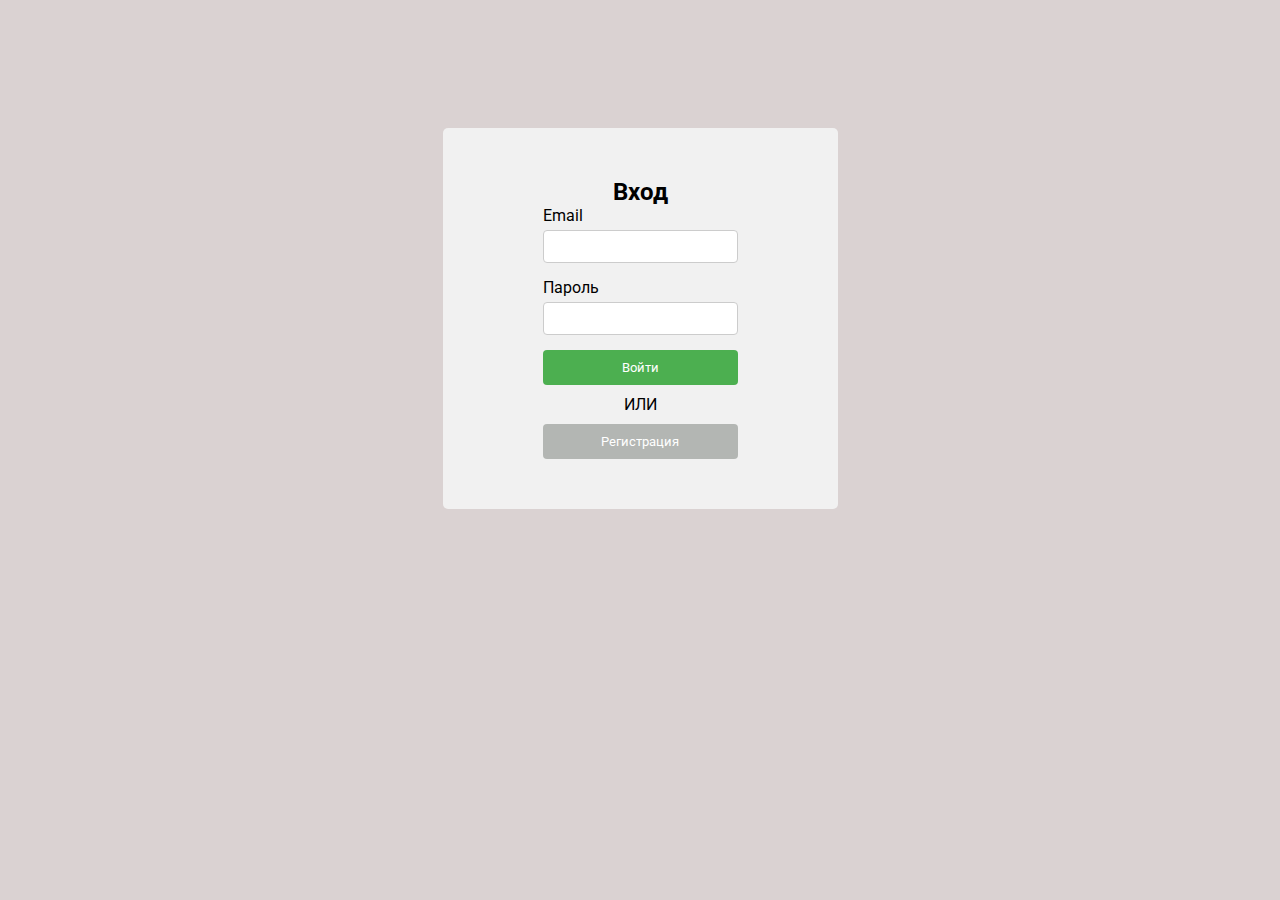
<file: index.html>
<!DOCTYPE html>
<html lang="en">
  <head>
    <meta charset="UTF-8" />
    <meta http-equiv="X-UA-Compatible" content="IE=edge" />
    <meta name="viewport" content="width=device-width, initial-scale=1.0" />
    <link rel="stylesheet" href="./css/entrance.css" />
    <title>FoodFeed</title>
  </head>
  <body id="body-entrance">
    <form class="enter-form" action="#" method="POST" id="enter-form">
      <h2>Вход</h2>
      <div class="form-group">
        <label for="email">Email</label>
        <input type="email" id="email" name="email" required />
      </div>
      <div class="form-group">
        <label for="password">Пароль</label>
        <input type="password" id="password" name="password" required />
      </div>
      <button type="submit">Войти</button>
      <p class="login-form__text">ИЛИ</p>
      <div class="registry" type="submit">Регистрация</div>
    </form>
    <script src="./js/entrance.js"></script>
  </body>
</html>
</file>
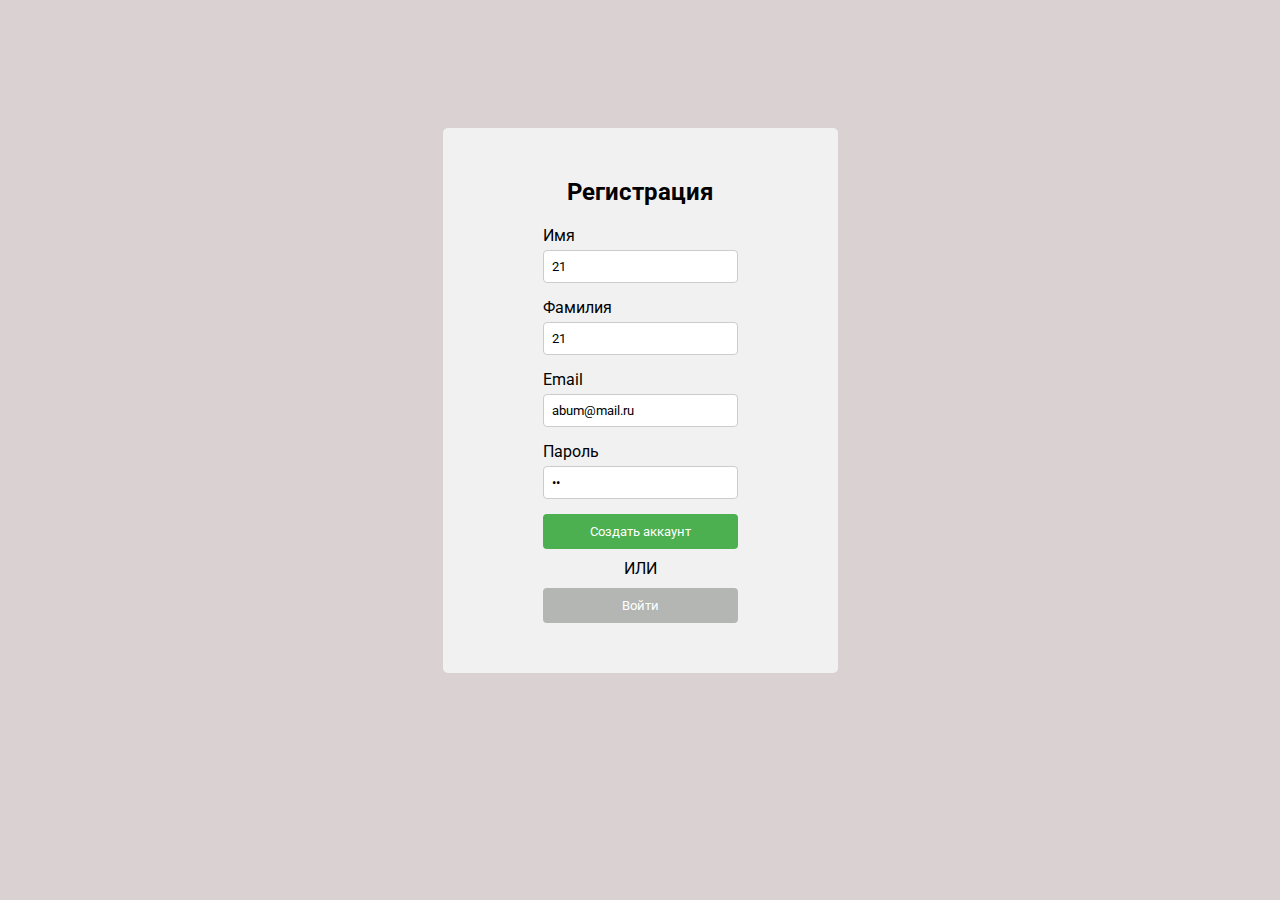
<file: registry-page.html>
<!DOCTYPE html>
<html lang="en">
  <head>
    <meta charset="UTF-8" />
    <meta http-equiv="X-UA-Compatible" content="IE=edge" />
    <meta name="viewport" content="width=device-width, initial-scale=1.0" />
    <link rel="stylesheet" href="./css/entrance.css" />
    <title>FoodFeed</title>
  </head>
  <body id="body-entrance">
    <form class="registry-form" action="#" method="POST" id="registry-form">
      <h2>Регистрация</h2>
      <div class="form-group">
        <label for="name">Имя</label>
        <input type="text" id="name" name="name" required value="21" />
      </div>
      <div class="form-group">
        <label for="surname">Фамилия</label>
        <input type="text" id="surname" name="surname" required value="21" />
      </div>
      <div class="form-group">
        <label for="email">Email</label>
        <input type="email" id="email" name="email" required value="abum@mail.ru" />
      </div>
      <div class="form-group">
        <label for="password">Пароль</label>
        <input type="password" id="password" name="password" required value="21" />
      </div>
      <button class="add_account-btn" type="submit">Создать аккаунт</button>
      <p class="login-form__text">ИЛИ</p>
      <div class="registry" type="submit">Войти</div>
    </form>
    <script src="./js/entrance.js"></script>
  </body>
</html>
</file>
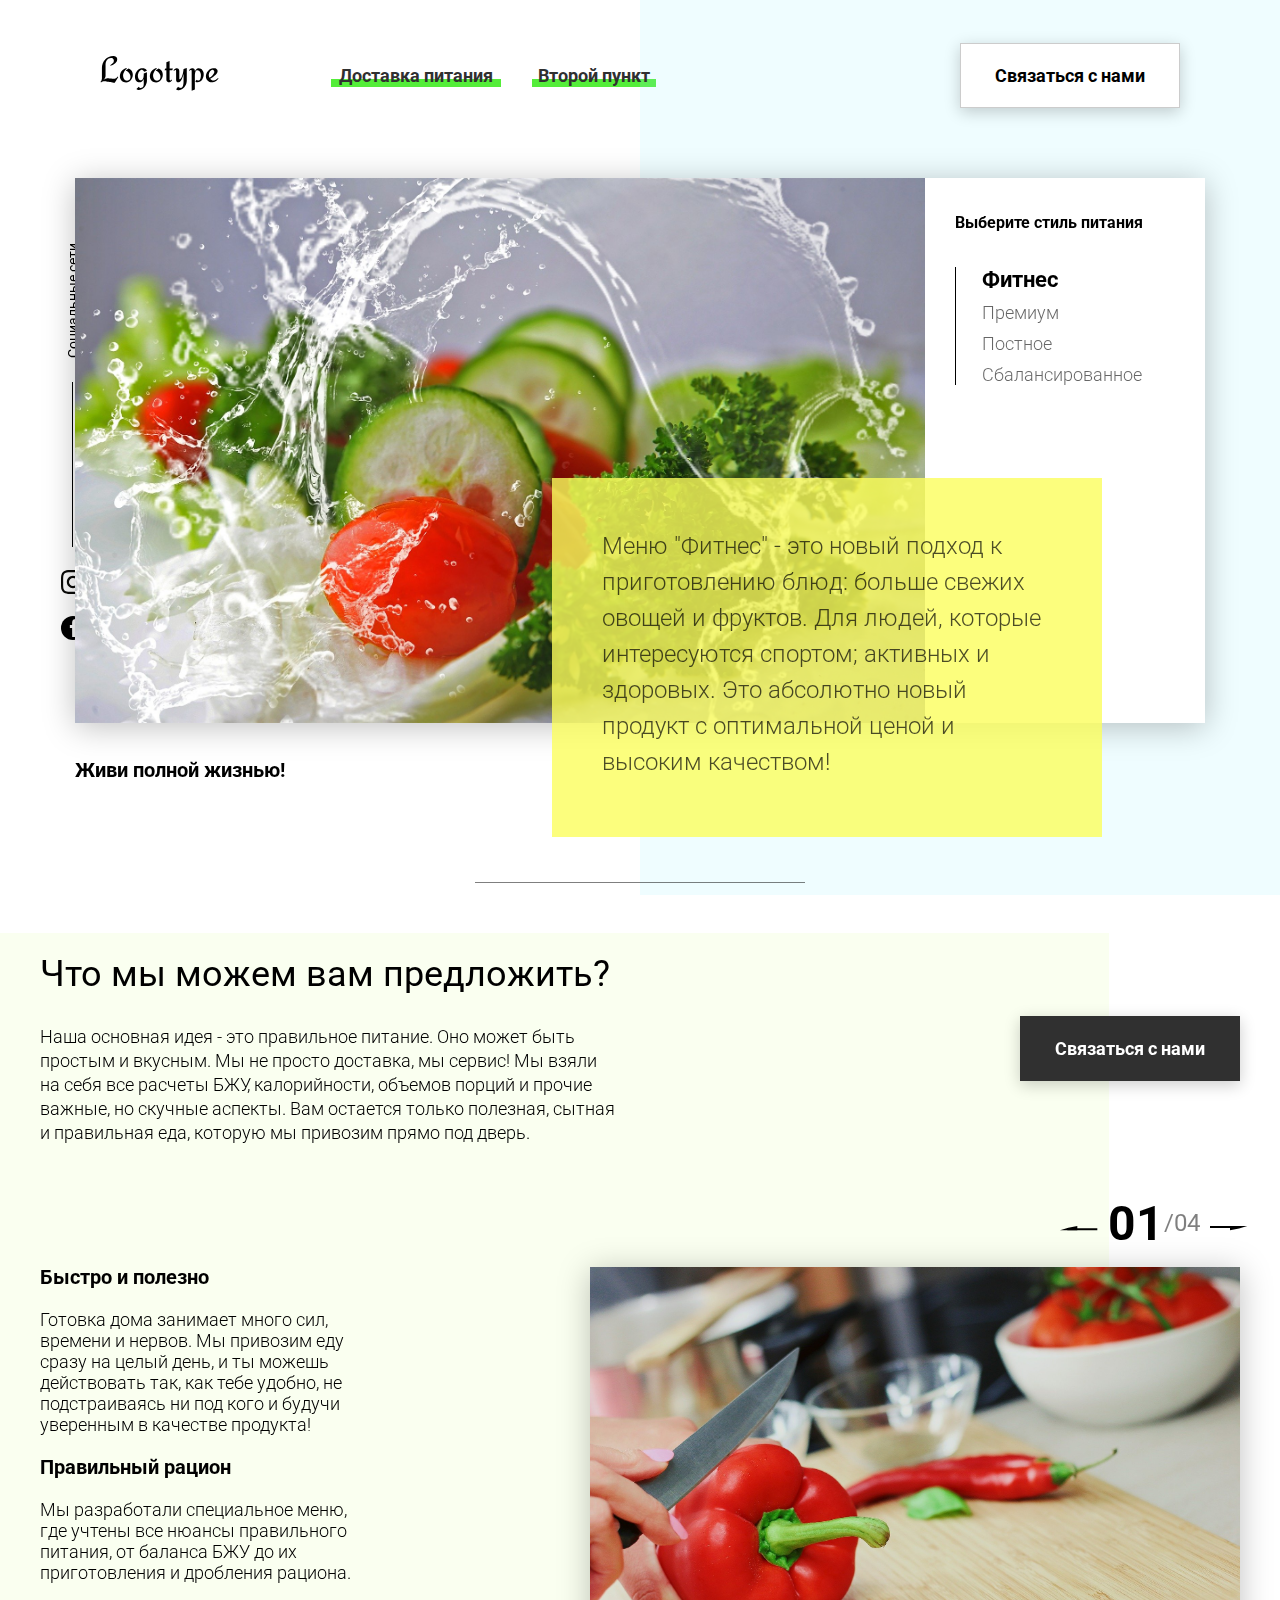
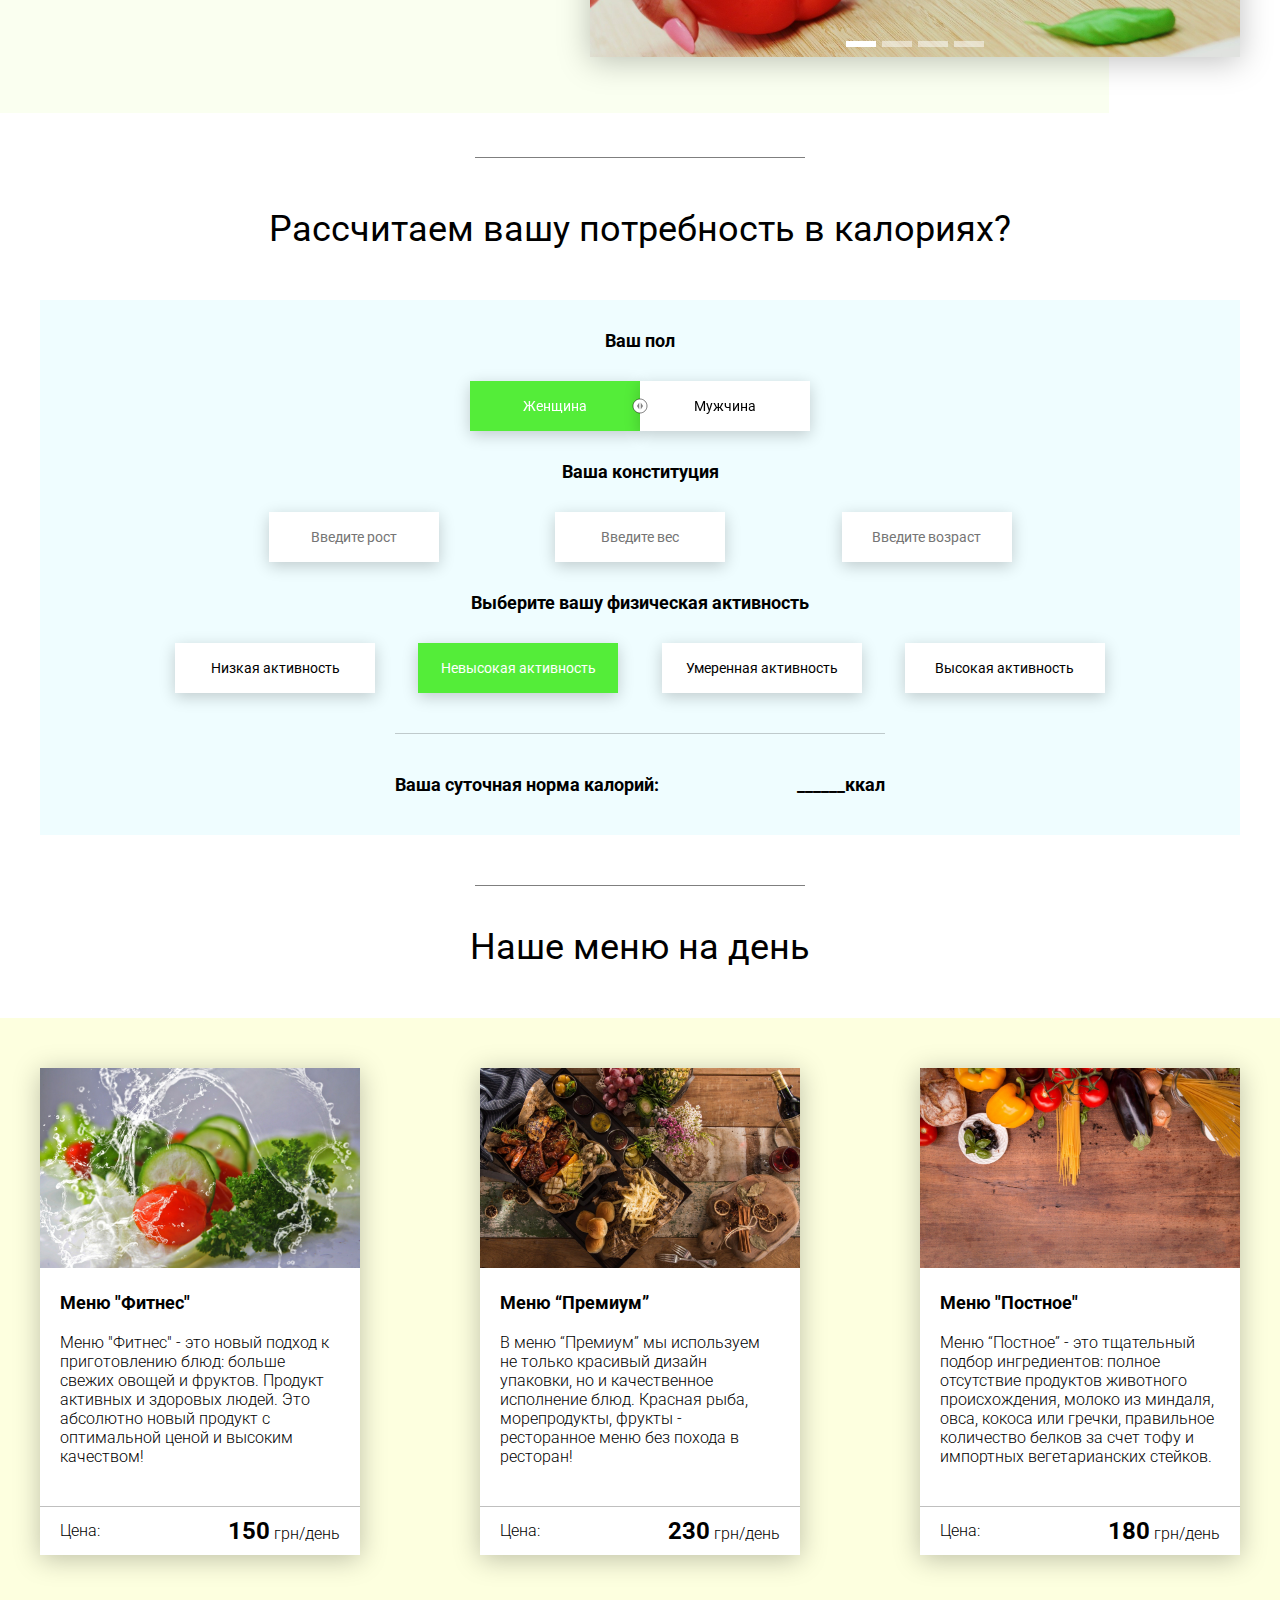
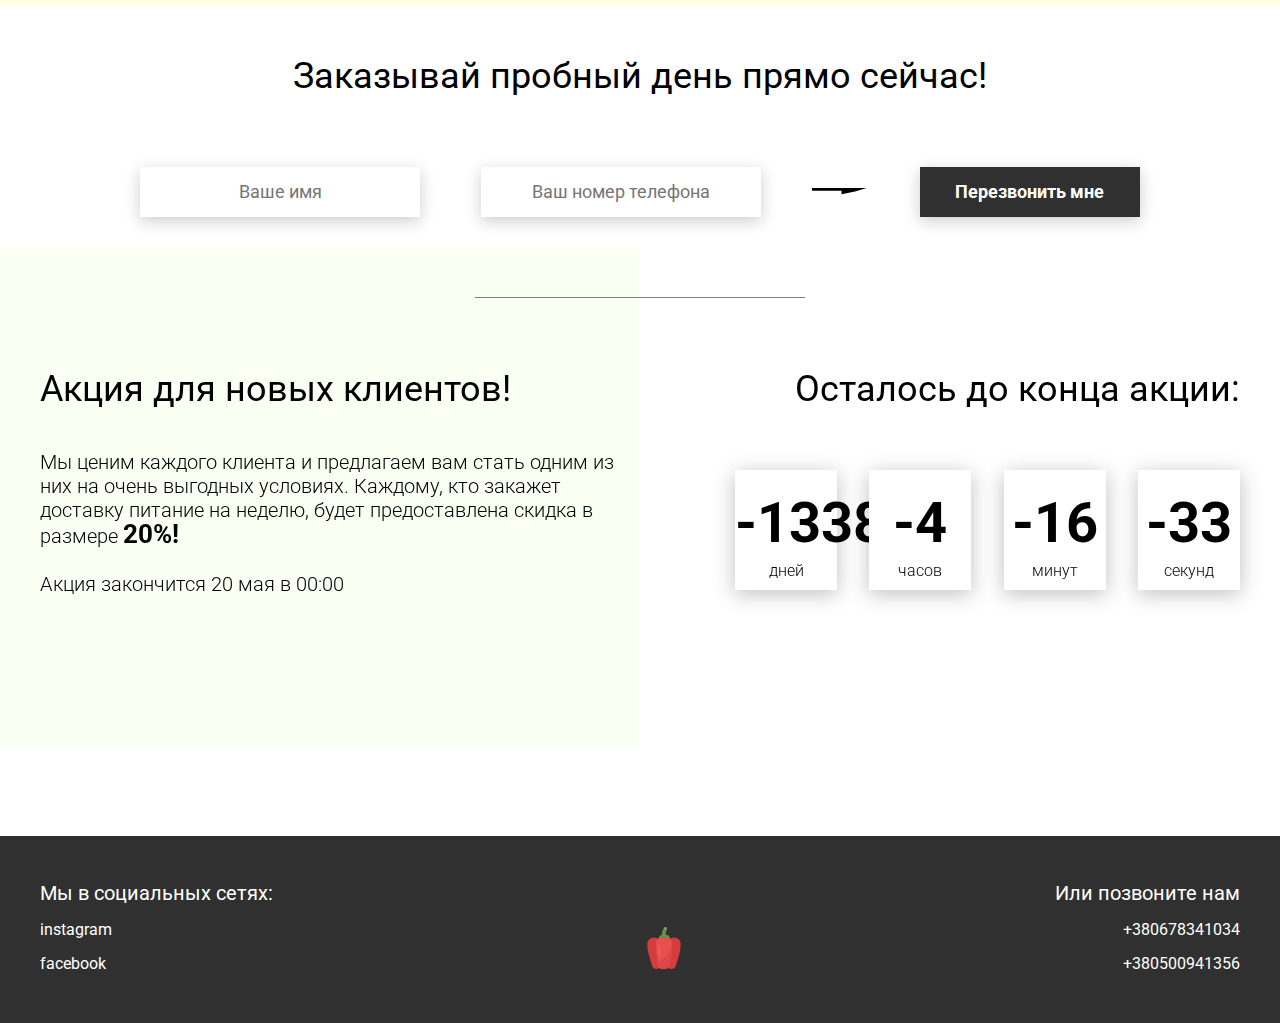
<file: website.html>
<!DOCTYPE html>
<html lang="en">
  <head>
    <meta charset="UTF-8" />
    <meta name="viewport" content="width=device-width, initial-scale=1.0" />
    <title>Food</title>
    <link rel="stylesheet" href="css/style.css" />
  </head>
  <body>
    <header class="header">
      <div class="header__left-block">
        <div class="header__logo">
          <img src="icons/logo.svg" alt="Логотип" />
        </div>
        <nav class="header__links">
          <a href="#delivery" class="header__link">Доставка питания</a>
          <a href="#secondParagraph" class="header__link">Второй пункт</a>
        </nav>
      </div>
      <div class="header__right-block">
        <button data-modal class="btn btn_white">Связаться с нами</button>
      </div>
    </header>
    <div class="sidepanel">
      <div class="sidepanel__text"><span>Социальные сети</span></div>
      <div class="sidepanel__divider"></div>
      <a href="#" class="sidepanel__icon">
        <img src="icons/instagram.svg" alt="instagram" />
      </a>
      <a href="#" class="sidepanel__icon">
        <img src="icons/facebook.svg" alt="facebook" />
      </a>
    </div>

    <div class="preview">
      <div class="bgc_blue"></div>
      <div class="container">
        <div class="tabcontainer">
          <div class="tabcontent">
            <img src="img/tabs/vegy.jpg" alt="vegy" />
            <div class="tabcontent__descr">
              Меню "Фитнес" - это новый подход к приготовлению блюд: больше свежих овощей
              и фруктов. Для людей, которые интересуются спортом; активных и здоровых. Это
              абсолютно новый продукт с оптимальной ценой и высоким качеством!
            </div>
          </div>
          <div class="tabcontent">
            <img src="img/tabs/elite.jpg" alt="elite" />
            <div class="tabcontent__descr">
              Меню “Премиум” - мы используем не только красивый дизайн упаковки, но и
              качественное исполнение блюд. Красная рыба, морепродукты, фрукты -
              ресторанное меню без похода в ресторан!
            </div>
          </div>
          <div class="tabcontent">
            <img src="img/tabs/post.jpg" alt="post" />
            <div class="tabcontent__descr">
              Наше специальное “Постное меню” - это тщательный подбор ингредиентов: полное
              отсутствие продуктов животного происхождения. Полная гармония с собой и
              природой в каждом элементе! Все будет Ом!
            </div>
          </div>
          <div class="tabcontent">
            <img src="img/tabs/vegy.jpg" alt="vegy" />
            <div class="tabcontent__descr">
              Меню "Сбалансированное" - это соответствие вашего рациона всем научным
              рекомендациям. Мы тщательно просчитываем вашу потребность в к/б/ж/у и
              создаем лучшие блюда для вас.
            </div>
          </div>
          <div class="tabheader">
            <h3>Выберите стиль питания</h3>
            <div class="tabheader__items">
              <div class="tabheader__item tabheader__item_active">Фитнес</div>
              <div class="tabheader__item">Премиум</div>
              <div class="tabheader__item">Постное</div>
              <div class="tabheader__item">Сбалансированное</div>
            </div>
          </div>
        </div>
        <div class="preview__life">Живи полной жизнью!</div>
      </div>
    </div>

    <div class="divider"></div>

    <div class="offer">
      <div class="bgc_y"></div>
      <div class="container">
        <div class="offer__text">
          <h2 class="title">
            <a name="delivery">Что мы можем вам предложить?</a>
          </h2>
          <div class="offer__descr">
            Наша основная идея - это правильное питание. Оно может быть простым и вкусным.
            Мы не просто доставка, мы сервис! Мы взяли на себя все расчеты БЖУ,
            калорийности, объемов порций и прочие важные, но скучные аспекты. Вам остается
            только полезная, сытная и правильная еда, которую мы привозим прямо под дверь.
          </div>
        </div>
        <div class="offer__action">
          <button data-modal class="btn btn_dark">Связаться с нами</button>
        </div>
      </div>
      <div class="container">
        <div class="offer__advantages">
          <h2>Быстро и полезно</h2>
          <div class="offer__advantages-text">
            Готовка дома занимает много сил, времени и нервов. Мы привозим еду сразу на
            целый день, и ты можешь действовать так, как тебе удобно, не подстраиваясь ни
            под кого и будучи уверенным в качестве продукта!
          </div>
          <h2>Правильный рацион</h2>
          <div class="offer__advantages-text">
            Мы разработали специальное меню, где учтены все нюансы правильного питания, от
            баланса БЖУ до их приготовления и дробления рациона.
          </div>
        </div>
        <div class="offer__slider">
          <div class="offer__slider-counter">
            <div class="offer__slider-prev">
              <img src="icons/left.svg" alt="prev" />
            </div>
            <span id="current">03</span>
            /
            <span id="total">04</span>
            <div class="offer__slider-next">
              <img src="icons/right.svg" alt="next" />
            </div>
          </div>
          <div class="offer__slider-wrapper">
            <div class="offer__slider__inner">
              <div class="offer__slide">
                <img src="img/slider/pepper.jpg" alt="pepper" />
              </div>
              <div class="offer__slide">
                <img src="img/slider/food-12.jpg" alt="food" />
              </div>
              <div class="offer__slide">
                <img src="img/slider/olive-oil.jpg" alt="oil" />
              </div>
              <div class="offer__slide">
                <img src="img/slider/paprika.jpg" alt="paprika" />
              </div>
            </div>
          </div>
        </div>
      </div>
    </div>

    <div class="divider"></div>

    <div class="calculating">
      <div class="container">
        <h2 class="title">Рассчитаем вашу потребность в калориях?</h2>
        <div class="calculating__field">
          <div class="calculating__subtitle">Ваш пол</div>
          <div class="calculating__choose" id="gender">
            <div
              id="female"
              class="calculating__choose-item calculating__choose-item_active"
            >
              Женщина
            </div>
            <div id="male" class="calculating__choose-item">Мужчина</div>
          </div>

          <div class="calculating__subtitle">Ваша конституция</div>
          <div class="calculating__choose calculating__choose_medium">
            <input
              type="text"
              id="height"
              placeholder="Введите рост"
              class="calculating__choose-item"
            />
            <input
              type="text"
              id="weight"
              placeholder="Введите вес"
              class="calculating__choose-item"
            />
            <input
              type="text"
              id="age"
              placeholder="Введите возраст"
              class="calculating__choose-item"
            />
          </div>

          <div class="calculating__subtitle">Выберите вашу физическая активность</div>
          <div class="calculating__choose calculating__choose_big">
            <div data-ratio="1.2" id="low" class="calculating__choose-item">
              Низкая активность
            </div>
            <div
              data-ratio="1.375"
              id="small"
              class="calculating__choose-item calculating__choose-item_active"
            >
              Невысокая активность
            </div>
            <div data-ratio="1.5" id="medium" class="calculating__choose-item">
              Умеренная активность
            </div>
            <div data-ratio="1.7" id="high" class="calculating__choose-item">
              Высокая активность
            </div>
          </div>

          <div class="calculating__divider"></div>

          <div class="calculating__total">
            <div class="calculating__subtitle">Ваша суточная норма калорий:</div>
            <div class="calculating__result"><span>2700</span> ккал</div>
          </div>
        </div>
      </div>
    </div>

    <div class="divider"></div>

    <div class="menu">
      <h2 class="title">Наше меню на день</h2>

      <div class="menu__field">
        <div class="container"></div>
      </div>
    </div>

    <div class="order">
      <div class="container">
        <div class="title">
          <a name="secondParagraph">Заказывай пробный день прямо сейчас!</a>
        </div>
        <form action="#" class="order__form">
          <input
            required
            placeholder="Ваше имя"
            name="name"
            type="text"
            class="order__input"
          />
          <input
            required
            placeholder="Ваш номер телефона"
            name="phone"
            type="phone"
            class="order__input"
          />
          <img src="icons/right.svg" alt="right" />
          <button class="btn btn_dark btn_min">Перезвонить мне</button>
        </form>
      </div>
    </div>

    <div class="divider"></div>

    <div class="promotion">
      <div class="bgc_y"></div>
      <div class="container">
        <div class="promotion__text">
          <div class="title">Акция для новых клиентов!</div>
          <div class="promotion__descr">
            Мы ценим каждого клиента и предлагаем вам стать одним из них на очень выгодных
            условиях. Каждому, кто закажет доставку питание на неделю, будет предоставлена
            скидка в размере <span>20%!</span> <br /><br />
            Акция закончится 20 мая в 00:00
          </div>
        </div>
        <div class="promotion__timer">
          <div class="title">Осталось до конца акции:</div>
          <div class="timer">
            <div class="timer__block">
              <span id="days">12</span>
              дней
            </div>
            <div class="timer__block">
              <span id="hours">20</span>
              часов
            </div>
            <div class="timer__block">
              <span id="minutes">56</span>
              минут
            </div>
            <div class="timer__block">
              <span id="seconds">20</span>
              секунд
            </div>
          </div>
        </div>
      </div>
    </div>

    <footer class="footer">
      <div class="container">
        <div class="social">
          <div class="subtitle">Мы в социальных сетях:</div>
          <a href="#" class="link">instagram</a>
          <a href="#" class="link">facebook</a>
        </div>
        <div class="pepper">
          <img src="icons/veg.svg" alt="pepper" />
        </div>
        <div class="call">
          <div class="subtitle">Или позвоните нам</div>
          <a href="#" class="link">+380678341034</a>
          <a href="#" class="link">+380500941356</a>
        </div>
      </div>
    </footer>

    <div class="modal hide">
      <div class="modal__dialog">
        <div class="modal__content">
          <form action="#">
            <div data-modalClose class="modal__close">&times;</div>
            <div class="modal__title">Мы свяжемся с вами как можно быстрее!</div>
            <input
              required
              placeholder="Ваше имя"
              name="name"
              type="text"
              class="modal__input"
            />
            <input
              required
              placeholder="Ваш номер телефона"
              name="phone"
              type="phone"
              class="modal__input"
            />
            <button class="btn btn_dark btn_min">Перезвонить мне</button>
          </form>
        </div>
      </div>
    </div>
    <script src="./js/main.js"></script>
  </body>
</html>
</file>
<file: css/entrance.css>
@import url(https://fonts.googleapis.com/css?family=Roboto:300,400,700&display=swap&subset=cyrillic-ext);
* {
  box-sizing: border-box;
  margin: 0;
  padding: 0;
  font-family: Roboto, sans-serif;
}
a {
  text-decoration: none;
}
#body-entrance {
  background: #dad2d2;
  display: grid;
  place-items: center;
  margin-top: 10%;
}
/* input {
  border: none;
  background: none;
  outline: none;
}
button {
  border: none;
  background: none;
  outline: none;
}

.form {
  background-color: #fff;
  box-shadow: 10px 5px 5px rgb(0, 0, 0);
  padding: 30px 50px;
}
.form-entrance {
  display: flex;
  justify-content: center;
  align-items: center;
  flex-direction: column;
}
.form-email,
.form-passwd,
.form-button__enter,
.form-button__registry {
  margin-top: 20px;
}
.form-button__registry {
  margin-bottom: 20px;
} */
.registry-form {
  max-width: 400px;
  margin: 0 auto;
  padding: 50px 100px;
  background-color: #f1f1f1;
  border-radius: 5px;
}

.registry-form h2 {
  text-align: center;
  margin-bottom: 20px;
}

.enter-form {
  max-width: 400px;
  margin: 0 auto;
  padding: 50px 100px;
  background-color: #f1f1f1;
  border-radius: 5px;
}

.renter-form h2 {
  text-align: center;
  margin-bottom: 20px;
}

.form-group {
  margin-bottom: 15px;
}

.form-group label {
  display: block;
  margin-bottom: 5px;
}

.form-group input {
  width: 100%;
  padding: 8px;
  border: 1px solid #ccc;
  border-radius: 4px;
}

button[type='submit'] {
  display: block;
  width: 100%;
  padding: 10px;
  background-color: #4caf50;
  color: white;
  border: none;
  border-radius: 4px;
  cursor: pointer;
}

button[type='submit']:hover {
  background-color: #45a049;
}
div[type='submit'] {
  display: block;
  width: 100%;
  padding: 10px;
  background-color: #b3b6b3;
  color: white;
  border: none;
  border-radius: 4px;
  text-align: center;
  cursor: pointer;
  font-size: 13.3px;
}

div[type='submit']:hover {
  background-color: #45a049;
}
.login-form__text {
  margin: 10px 0;
  text-align: center;
}

form h2 {
  text-align: center;
}
</file>
<file: css/style.css>
@import url(https://fonts.googleapis.com/css?family=Roboto:300,400,700&display=swap&subset=cyrillic-ext);
* {
  box-sizing: border-box;
  margin: 0;
  padding: 0;
  font-family: Roboto, sans-serif;
}
a {
  text-decoration: none;
}
.btn {
  width: 220px;
  height: 65px;
  display: flex;
  justify-content: center;
  align-items: center;
  background-color: #fff;
  font-size: 18px;
  font-weight: 700;
  border: 1px solid rgba(0, 0, 0, 0.2);
  box-shadow: 0 4px 15px rgba(0, 0, 0, 0.2);
  cursor: pointer;
  transition: 0.3s all;
  outline: 0;
}
.btn_white {
  background-color: #fff;
}
.btn_dark {
  background-color: #303030;
  color: #fff;
  border: none;
}
.btn_min {
  height: 50px;
}
.btn:hover {
  box-shadow: 0 4px 30px rgba(0, 0, 0, 0.3);
}
.container {
  max-width: 1200px;
  margin: 0 auto;
}
.divider {
  width: 330px;
  height: 1px;
  margin: 0 auto;
  background-color: rgba(0, 0, 0, 0.5);
}
.title {
  font-size: 36px;
  font-weight: 400;
}
.header {
  display: flex;
  justify-content: space-between;
  align-items: center;
  height: 150px;
  padding: 0 100px;
}
.header__left-block {
  display: flex;
  justify-content: space-between;
  min-width: 550px;
}
.header__logo {
  max-width: 170px;
}
.header__logo img {
  width: 100%;
}
.header__links {
  display: flex;
  align-items: center;
}
.header__link {
  position: relative;
  margin-right: 45px;
  font-weight: 700;
  font-size: 18px;
  color: #303030;
}
.header__link:after {
  content: '';
  position: absolute;
  display: block;
  width: 110%;
  left: -5%;
  bottom: -1px;
  z-index: -1;
  height: 8px;
  background: #54ed39;
}
.header__link:last-child {
  margin-right: 0;
}
.sidepanel {
  position: fixed;
  left: 60px;
  top: 240px;
  height: 400px;
  width: 25px;
  display: flex;
  flex-direction: column;
  justify-content: space-between;
  align-items: center;
}
.sidepanel__text {
  width: 120px;
  height: 120px;
  font-size: 14px;
}
.sidepanel__text span {
  display: flex;
  transform: rotate(-90deg) translateX(-50px);
}
.sidepanel__divider {
  width: 1px;
  height: 165px;
  background-color: #000;
}
.sidepanel__icon {
  width: 24px;
  height: 24px;
}
.sidepanel__icon img {
  width: 100%;
}
.preview {
  padding: 28px 0 100px 0;
  position: relative;
}
.preview__life {
  font-weight: 700;
  font-size: 20px;
  margin-left: 35px;
  margin-top: 35px;
}
.bgc_blue {
  position: absolute;
  right: 0;
  top: -155px;
  width: 50vw;
  height: 900px;
  background: rgba(146, 242, 255, 0.15);
  z-index: -1;
}
.tabcontainer {
  display: flex;
  width: 1130px;
  margin: 0 auto;
  box-shadow: 0 4px 30px rgba(0, 0, 0, 0.25);
}
.tabcontent {
  width: 850px;
  position: relative;
}
.tabcontent img {
  width: 100%;
  height: 100%;
  object-fit: cover;
}
.tabcontent__descr {
  position: absolute;
  top: 300px;
  right: -177px;
  width: 550px;
  height: 359px;
  background: rgba(251, 254, 93, 0.8);
  padding: 50px;
  font-size: 24px;
  font-weight: 300;
  line-height: 36px;
  color: rgba(0, 0, 0, 0.7);
}
.tabheader {
  width: 280px;
  padding: 35px 30px;
  background-color: #fff;
}
.tabheader h3 {
  font-weight: 700;
  font-size: 16px;
}
.tabheader__items {
  margin-top: 35px;
  padding-left: 26px;
  border-left: 1px solid #000;
}
.tabheader__item {
  font-weight: 700;
  font-size: 18px;
  font-weight: 300;
  margin-top: 10px;
  color: rgba(0, 0, 0, 0.6);
  cursor: pointer;
  transition: 0.3s all;
}
.tabheader__item_active {
  color: #000;
  font-size: 22px;
  font-weight: 700;
}
.offer {
  padding: 70px 0 100px 0;
  position: relative;
}
.offer .container {
  display: flex;
  justify-content: space-between;
}
.offer .bgc_y {
  position: absolute;
  width: 1109px;
  height: 780px;
  background: rgba(243, 255, 222, 0.45);
  z-index: -1;
  top: 50px;
}
.offer__text {
  width: 580px;
}
.offer__descr {
  font-size: 18px;
  margin-top: 30px;
  font-weight: 300;
  line-height: 24px;
}
.offer__action {
  display: flex;
  align-items: center;
  justify-content: flex-end;
}
.offer__advantages {
  width: 330px;
  margin-top: 50px;
}
.offer__advantages h2 {
  font-weight: 700;
  font-size: 20px;
  margin-top: 20px;
}
.offer__advantages h2:first-child {
  margin-top: 70px;
}
.offer__advantages-text {
  margin-top: 20px;
  font-size: 18px;
  font-weight: 300;
  line-height: 21px;
}
.offer__slider {
  width: 650px;
  margin-top: 50px;
  display: flex;
  flex-direction: column;
  align-items: flex-end;
}
.offer__slider-counter {
  display: flex;
  width: 180px;
  align-items: center;
  font-size: 24px;
  color: rgba(0, 0, 0, 0.5);
}
.offer__slider-wrapper {
  width: 100%;
  margin-top: 15px;
  box-shadow: 0 4px 30px rgba(0, 0, 0, 0.25);
}
.offer__slider-prev {
  margin-right: 10px;
  cursor: pointer;
}
.offer__slider-next {
  margin-left: 10px;
  cursor: pointer;
}
.offer__slider #current {
  font-size: 48px;
  font-weight: 700;
  color: #000;
}
.offer__slide {
  width: 100%;
  height: 390px;
}
.offer__slide img {
  width: 100%;
  height: 100%;
  object-fit: cover;
}
.calculating {
  padding: 50px 0;
}
.calculating .title {
  text-align: center;
}
.calculating__field {
  width: 100%;
  margin-top: 50px;
  background: rgba(146, 242, 255, 0.15);
  padding: 30px 0 40px 0;
}
.calculating__subtitle {
  text-align: center;
  font-size: 18px;
  font-weight: 700;
  margin-top: 30px;
}
.calculating__subtitle:first-child {
  margin-top: 0;
}
.calculating #gender:after {
  content: '';
  position: absolute;
  top: 50%;
  transform: translateY(-50%);
  display: block;
  width: 16px;
  height: 16px;
  background: url(../icons/switch.svg) center center/cover no-repeat;
}
.calculating__choose {
  position: relative;
  display: flex;
  margin-top: 30px;
  justify-content: center;
}
.calculating__choose-item {
  display: flex;
  align-items: center;
  justify-content: center;
  width: 170px;
  height: 50px;
  padding: 0 10px;
  background: #fff;
  box-shadow: 0 4px 15px rgba(0, 0, 0, 0.2);
  border: none;
  text-align: center;
  font-size: 14px;
  cursor: pointer;
  outline: 0;
  transition: 0.3s all;
}
.calculating__choose-item_active {
  color: #fff;
  background-color: #54ed39;
}
.calculating__choose_medium {
  width: 743px;
  justify-content: space-between;
  margin: 30px auto 0 auto;
}
.calculating__choose_big {
  width: 930px;
  justify-content: space-between;
  margin: 30px auto 0 auto;
}
.calculating__choose_big .calculating__choose-item {
  width: 200px;
}
.calculating__divider {
  width: 490px;
  height: 1px;
  margin: 40px auto;
  background-color: rgba(0, 0, 0, 0.2);
}
.calculating__total {
  width: 490px;
  margin: 0 auto;
  display: flex;
  justify-content: space-between;
  align-items: center;
}
.calculating__result {
  font-size: 18px;
  font-weight: 700;
}
.calculating__result span {
  font-size: 42px;
}
.menu {
  padding: 40px 0 50px 0;
}
.menu .container {
  display: flex;
  justify-content: space-between;
  align-items: flex-start;
}
.menu .title {
  text-align: center;
}
.menu__field {
  margin-top: 50px;
  padding: 50px 0;
  width: 100%;
  background: rgba(249, 254, 126, 0.25);
}
.menu__item {
  width: 320px;
  min-height: 450px;
  background: #fff;
  box-shadow: 0 4px 25px rgba(0, 0, 0, 0.25);
  font-size: 16px;
  font-weight: 300;
}
.menu__item img {
  width: 100%;
  height: 200px;
  object-fit: cover;
}
.menu__item-subtitle {
  font-weight: 700;
  font-size: 18px;
  padding: 0 20px;
  margin-top: 20px;
}
.menu__item-descr {
  margin-top: 20px;
  padding: 0 20px;
}
.menu__item-divider {
  width: 100%;
  height: 1px;
  background-color: rgba(0, 0, 0, 0.25);
  margin-top: 40px;
}
.menu__item-price {
  display: flex;
  justify-content: space-between;
  align-items: center;
  padding: 10px 20px;
}
.menu__item-price span {
  font-size: 24px;
  font-weight: 700;
}
.order {
  padding-bottom: 80px;
}
.order .title {
  text-align: center;
}
.order__form {
  margin-top: 70px;
  padding: 0 100px;
  display: flex;
  justify-content: space-between;
  align-items: center;
}
.order__form img {
  transform: scale(1.5);
}
.order__input {
  width: 280px;
  height: 50px;
  background: #fff;
  box-shadow: 0 4px 15px rgba(0, 0, 0, 0.2);
  border: none;
  font-size: 18px;
  text-align: center;
  padding: 0 20px;
  outline: 0;
}
.promotion {
  padding: 70px 0 240px 0;
  position: relative;
}
.promotion .container {
  display: flex;
}
.promotion .bgc_y {
  position: absolute;
  width: 50%;
  height: 499px;
  background: rgba(243, 255, 222, 0.35);
  z-index: -1;
  top: -50px;
  left: 0;
}
.promotion__text {
  width: 50%;
}
.promotion__descr {
  margin-top: 40px;
  font-size: 20px;
  line-height: 24px;
  font-weight: 300;
}
.promotion__descr span {
  font-weight: 700;
  font-size: 26px;
}
.promotion__timer {
  width: 50%;
}
.promotion__timer .title {
  text-align: right;
}
.promotion__timer .timer {
  margin-top: 60px;
  padding-left: 95px;
  display: flex;
  justify-content: space-between;
  align-items: center;
}
.promotion__timer .timer__block {
  width: 102px;
  height: 120px;
  background: #fff;
  box-shadow: 0 4px 20px rgba(0, 0, 0, 0.25);
  font-size: 16px;
  font-weight: 300;
  text-align: center;
}
.promotion__timer .timer__block span {
  display: block;
  margin-top: 20px;
  margin-bottom: 5px;
  font-size: 56px;
  font-weight: 700;
}
.footer {
  min-height: 180px;
  background-color: #303030;
  padding: 45px 0 50px 0;
  color: #fff;
}
.footer .container {
  height: 100%;
  display: flex;
  justify-content: space-between;
  align-items: flex-end;
}
.footer .subtitle {
  font-size: 20px;
}
.footer .link {
  display: block;
  margin-top: 15px;
  font-size: 16px;
  color: #fff;
}
.footer .call {
  text-align: right;
}
.modal {
  position: fixed;
  top: 0;
  left: 0;
  z-index: 1050;
  width: 100%;
  height: 100%;
  overflow: hidden;
  background-color: rgba(0, 0, 0, 0.5);
}
.modal__dialog {
  max-width: 500px;
  margin: 40px auto;
}
.modal__content {
  position: relative;
  width: 100%;
  padding: 40px;
  background-color: #fff;
  border: 1px solid rgba(0, 0, 0, 0.2);
  border-radius: 4px;
  max-height: 80vh;
  overflow-y: auto;
}
.modal__close {
  position: absolute;
  top: 8px;
  right: 14px;
  font-size: 30px;
  color: #000;
  opacity: 0.5;
  font-weight: 700;
  border: none;
  background-color: transparent;
  cursor: pointer;
}
.modal__title {
  text-align: center;
  font-size: 22px;
  text-transform: uppercase;
}
.modal__input {
  display: block;
  margin: 20px auto 20px auto;
  width: 280px;
  height: 50px;
  background: #fff;
  box-shadow: 0 4px 15px rgba(0, 0, 0, 0.2);
  border: none;
  font-size: 18px;
  text-align: center;
  padding: 0 20px;
  outline: 0;
}
.modal .btn {
  display: block;
  width: 280px;
  margin: 0 auto;
}
.show {
  display: block;
}
.hide {
  display: none;
}
.fade {
  animation: fade 1.5s;
}
@keyframes fade {
  from {
    opacity: 0.1;
  }
  to {
    opacity: 1;
  }
}

/* Carousel */
.carousel-indicators {
  position: absolute;
  right: 0;
  bottom: 0;
  left: 0;
  z-index: 15;
  display: flex;
  justify-content: center;
  margin-right: 15%;
  margin-left: 15%;
  list-style: none;
}
.dot {
  box-sizing: content-box;
  flex: 0 1 auto;
  width: 30px;
  height: 6px;
  margin-right: 3px;
  margin-left: 3px;
  cursor: pointer;
  background-color: #fff;
  background-clip: padding-box;
  border-top: 10px solid transparent;
  border-bottom: 10px solid transparent;
  opacity: 0.5;
  transition: opacity 0.6s ease;
}

/* Entrance web-site
*****************************************
*****************************************
*****************************************
*****************************************
*****************************************/

.form-entrance {
  
}
</file>
